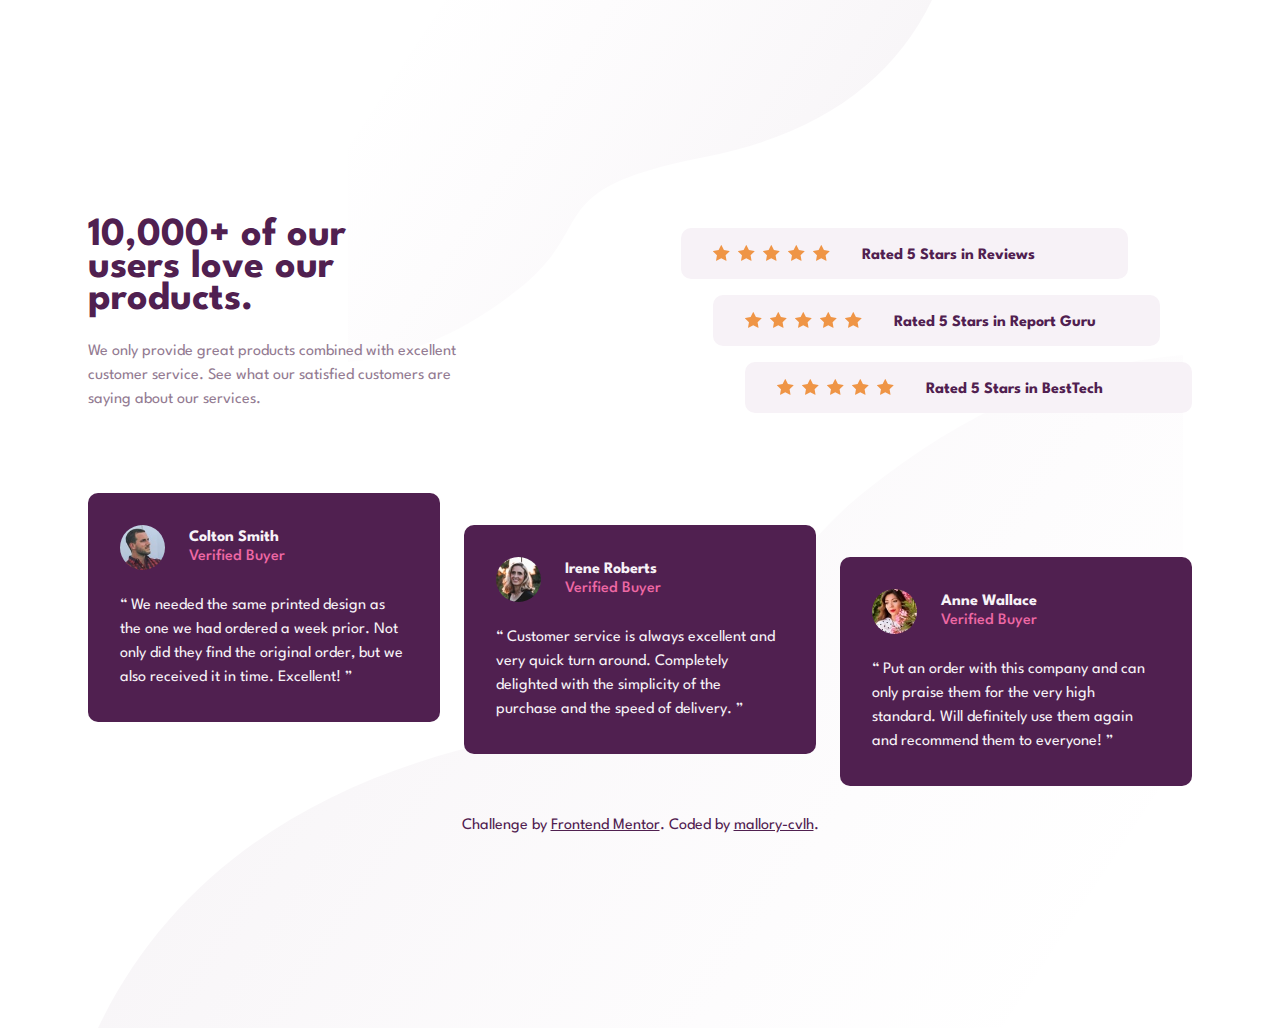
<file: index.html>
<!DOCTYPE html>
<html lang="en">

<head>
	<meta charset="UTF-8">
	<meta name="viewport" content="width=device-width, initial-scale=1.0">
	<meta name="author" content="mallory-cvlh">
	<meta name="description" content="Frontend Mentor Social proof section">
	<!-- GOOGLE FONTS -->
	<link rel="preconnect" href="https://fonts.googleapis.com">
	<link rel="preconnect" href="https://fonts.gstatic.com" crossorigin>
	<link href="https://fonts.googleapis.com/css2?family=League+Spartan:wght@400;500;700&display=swap" rel="stylesheet">
	<!-- TITLE CSS ICON -->
	<title>Frontend Mentor | Social proof section</title>
	<link rel="stylesheet" href="css/style.css">
	<link rel="icon" type="image/png" sizes="32x32" href="img/favicon-32x32.png">
</head>

<body>
	<!-- 
		This <div> is not supported by validator.w3.org and I don't know how to solve the challenge whitout.
		Any suggestions on how I can solve this issue are welcome!
	-->
	<div class="header-group">
		<header class="header">
			<h1 class="header__title">10,000+ of our users love our products.</h1>
			<p class="header__intro">
				We only provide great products combined with excellent customer service.
				See what our satisfied customers are saying about our services.
			</p>
		</header>

		<main>
			<section class="rating">
				<h2 class="sr-only">Stars Reviews</h2>
				<ul>
					<li class="rating__container">
						<div class="rating__star">
							<img src="img/icon-star.svg" alt="Star Icon" width="17" height="16">
							<img src="img/icon-star.svg" alt="Star Icon" width="17" height="16">
							<img src="img/icon-star.svg" alt="Star Icon" width="17" height="16">
							<img src="img/icon-star.svg" alt="Star Icon" width="17" height="16">
							<img src="img/icon-star.svg" alt="Star Icon" width="17" height="16">
						</div>
						<p class="rating__category">Rated 5 Stars in Reviews</p>
					</li>
					<li class="rating__container">
						<div class="rating__star">
							<img src="img/icon-star.svg" alt="Star Icon" width="17" height="16">
							<img src="img/icon-star.svg" alt="Star Icon" width="17" height="16">
							<img src="img/icon-star.svg" alt="Star Icon" width="17" height="16">
							<img src="img/icon-star.svg" alt="Star Icon" width="17" height="16">
							<img src="img/icon-star.svg" alt="Star Icon" width="17" height="16">
						</div>
						<p class="rating__category">Rated 5 Stars in Report Guru</p>
					</li>
					<li class="rating__container">
						<div class="rating__star">
							<img src="img/icon-star.svg" alt="Star Icon" width="17" height="16">
							<img src="img/icon-star.svg" alt="Star Icon" width="17" height="16">
							<img src="img/icon-star.svg" alt="Star Icon" width="17" height="16">
							<img src="img/icon-star.svg" alt="Star Icon" width="17" height="16">
							<img src="img/icon-star.svg" alt="Star Icon" width="17" height="16">
						</div>
						<p class="rating__category">Rated 5 Stars in BestTech</p>
					</li>
				</ul>
			</section>
	</div>
	<section class="review">
		<h2 class="sr-only">Users Reviews</h2>
		<ul class="review__grid">
			<li class="review__container">
				<figure class="review__user">
					<img src="img/image-colton.jpg" alt="Profile Colton Smith" width="80" height="80">
					<figcaption>
						<p class="review__user-name">Colton Smith</p>
						<p class="review__user-verif">Verified Buyer</p>
					</figcaption>
				</figure>
				<q class="review__user-quote">
					We needed the same printed design as the one we had ordered a week prior.
					Not only did they find the original order, but we also received it in time.
					Excellent!
				</q>
			</li>
			<li class="review__container">
				<figure class="review__user">
					<img src="img/image-irene.jpg" alt="Profile Irene Roberts" width="80" height="80">
					<figcaption>
						<p class="review__user-name">Irene Roberts</p>
						<p class="review__user-verif">Verified Buyer</p>
					</figcaption>
				</figure>
				<q class="review__user-quote">
					Customer service is always excellent and very quick turn around. Completely
					delighted with the simplicity of the purchase and the speed of delivery.
				</q>
			</li>
			<li class="review__container">
				<figure class="review__user">
					<img src="img/image-anne.jpg" alt="Profile Anne Wallace" width="80" height="80">
					<figcaption>
						<p class="review__user-name">Anne Wallace</p>
						<p class="review__user-verif">Verified Buyer</p>
					</figcaption>
				</figure>
				<q class="review__user-quote">
					Put an order with this company and can only praise them for the very high
					standard. Will definitely use them again and recommend them to everyone!
				</q>
			</li>
		</ul>
	</section>
	</main>

	<footer class="footer">
		<p>
			Challenge by <a href="https://www.frontendmentor.io?ref=challenge" target="_blank">Frontend Mentor</a>.
			Coded by <a href="https://github.com/mallory-cvlh" target="_blank">mallory-cvlh</a>.
		</p>
	</footer>
</body>

</html>
</file>
<file: css/style.css>
/* || RESET */
*,
*::after,
*::before {
    box-sizing: border-box;
    margin: 0;
    padding: 0;
}

img {
    display: block;
    height: auto;
    max-width: 100%;
}

/* || VARIABLES */
:root {
    /* FONTS */
    --FF: 'League Spartan', sans-serif;
    --FW-REGULAR: 400;
    --FW-MEDIUM: 500;
    --FW-BOLD: 700;

    /* COLORS */
    --MAGENTA: hsl(300, 43%, 22%);
    --PINK: hsl(333, 80%, 67%);
    --DG-MAGENTA: hsl(303, 10%, 53%);
    --LG-MAGENTA: hsl(300, 24%, 96%);
    --WHITE: hsl(0, 0%, 100%);

    /* BACKGROUND */
    --BG-MOBILE: url(../img/bg-pattern-top-mobile.svg) top no-repeat,
                 url(../img/bg-pattern-bottom-mobile.svg) bottom no-repeat,
                 var(--WHITE);
    --BG-DESKTOP: url(../img/bg-pattern-top-desktop.svg) top no-repeat,
                  url(../img/bg-pattern-bottom-desktop.svg) bottom no-repeat,
                  var(--WHITE);

    /* BORDER */
    --RADIUS: 0.625rem;

    /* MARGIN */
    --CONTAINER-MARGIN: 1rem 0;
}

/* || UTILITY CLASSES */
.sr-only {
    border: 0;
    clip: rect(0,0,0,0);
    height: 1px;
    margin: -1px;
    overflow: hidden;
    padding: 0;
    position: absolute;
    width: 1px;
}

/* || GENERAL STYLES */
body {
    background: var(--BG-MOBILE);
    display: grid;
    font-family: var(--FF);
    font-weight: var(--FW-REGULAR);
    margin: 4rem 2rem;
    min-height: 100vh;
    place-content: center;
}

ul {
    list-style: none;
}

/* || HEADER */
.header {
    text-align: center;
}

.header__title {
    color: var(--MAGENTA);
    font-size: 2.5rem;
    font-weight: var(--FW-BOLD);
    line-height: 0.8;
    padding: 1.5rem;
}

.header__intro {
    color: var(--DG-MAGENTA);
    line-height: 1.5;
}

/* || RATING */
.rating {
    margin-top: 2rem;
}

.rating__container {
    align-items: center;
    background: var(--LG-MAGENTA);
    border-radius: var(--RADIUS);
    display: flex;
    flex-direction: column;
    gap: 0.75rem;
    margin: var(--CONTAINER-MARGIN);
    padding: 1rem;
}

.rating__star {
    display: flex;
    gap: 0.5rem;
}

.rating__category {
    color: var(--MAGENTA);
    font-weight: var(--FW-BOLD);
}

/* || REVIEW SECTION */
.review {
    margin-top: 3rem;
}

.review__container {
    background: var(--MAGENTA);
    border-radius: var(--RADIUS);
    color: var(--LG-MAGENTA);
    margin: var(--CONTAINER-MARGIN);
    max-width: 22rem;
    padding: 2rem;
}

.review__user {
    align-items: center;
    display: flex;
    gap: 1.5rem;
    margin-bottom: 1.5rem;
}

.review__user img {
    border-radius: 50%;
    width: 45px;
}

.review__user-name {
    font-weight: var(--FW-BOLD);
}

.review__user-verif {
    color: var(--PINK);
    font-weight: var(--FW-MEDIUM);
    margin-top: 0.25rem;
}

.review__user-quote {
    line-height: 1.5;
}

/* || FOOTER */
.footer, .footer a {
    color: var(--MAGENTA);
    margin-top: 1rem;
    text-align: center;
}

/* || MEDIA QUERIES */
/* TABLET */
@media screen and (min-width: 576px) {
    body {
        background: var(--BG-DESKTOP);
    }

    .review__grid {
        display: grid;
        gap: 1.5rem;
        grid-template-columns: 1fr 1fr;
    }
}

/* DESKTOP */
@media screen and (min-width: 992px) {
    /* || HEADER + RATING */
    .header-group {
        display: flex;
        gap: 2rem;
        justify-content: space-between;
    }   

    .header {
        max-width: 25rem;
        text-align: left;
    }

    .header__title {
        max-width: 20rem;
        padding-left: 0;
    }

    .rating__container {
        flex-direction: row;
        gap: 2rem;
        padding-left: 2rem;
        padding-right: 4rem;
    }

    .rating__category {
        padding-top: 0.25rem;
    }

    .rating__container:first-child {
        transform: translateX(-4rem);
    }

    .rating__container:nth-child(2) {
        transform: translateX(-2rem);
    }

    /* || REVIEW */
    .review__grid {
        grid-template-columns: 1fr 1fr 1fr;
    }

    .review__container:nth-child(2) {
        transform: translateY(2rem);
    }

    .review__container:last-child {
        transform: translateY(4rem);
    }

    /* || FOOTER */
    .footer, .footer a {
        margin-top: 5rem;
    }

}
</file>
